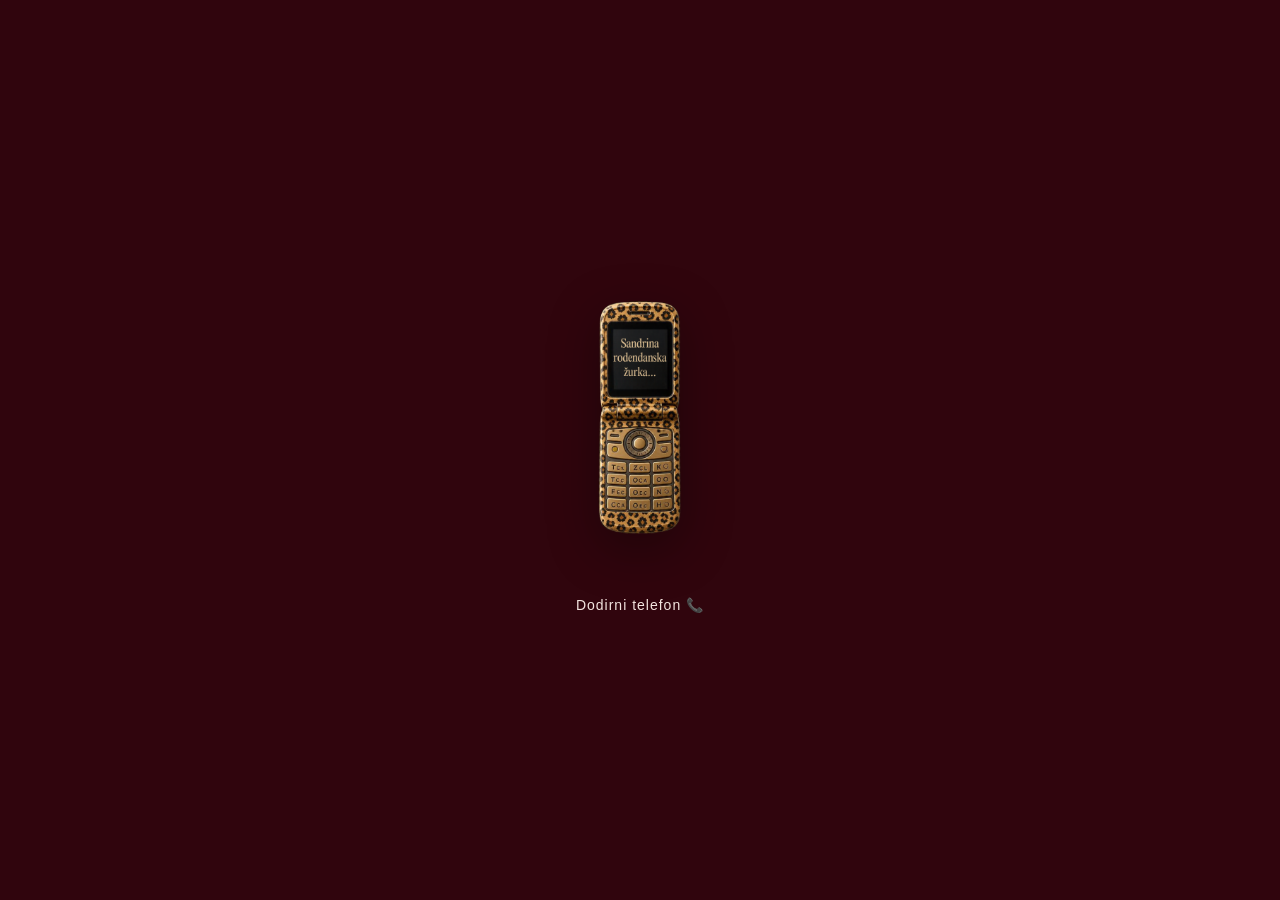
<file: index.html>
<!DOCTYPE html>
<html lang="en">
<head>
    <meta charset="UTF-8">
    <meta name="viewport" content="width=device-width, initial-scale=1.0">

<title>Sandrina rođendanska žurka 🎉</title>

<meta name="description" content="Pozvana si na Sandrinu rođendansku žurku! Spremi se za nezaboravnu noć.">

<meta property="og:title" content="Sandrina rođendanska žurka 🎉">
<meta property="og:description" content="17. oktobar 💋">
<meta property="og:image" content="https://aandreaq.github.io/rodjendanska-pozivnica/img/koktel.png">
<meta property="og:type" content="website">
<meta property="og:url" content="https://aandreaq.github.io/rodjendanska-pozivnica/">



    <link rel="stylesheet" href="style.css">
</head>
<body>
   
<div class="phone-container">
    <img src="img/telefon.png" alt="Telefon koji zvoni" class="phone" id="phone">

    <p id="tap-message">Dodirni telefon 📞</p>

    <a href="main.html" class="answer-btn" id="answerButton" hidden>
        JAVI SE
    </a>
</div>

<audio id="ringtone" src="audio/ringtone.mp3" loop></audio>

 <script src="script.js"></script>   
</body>
</html>
</file>
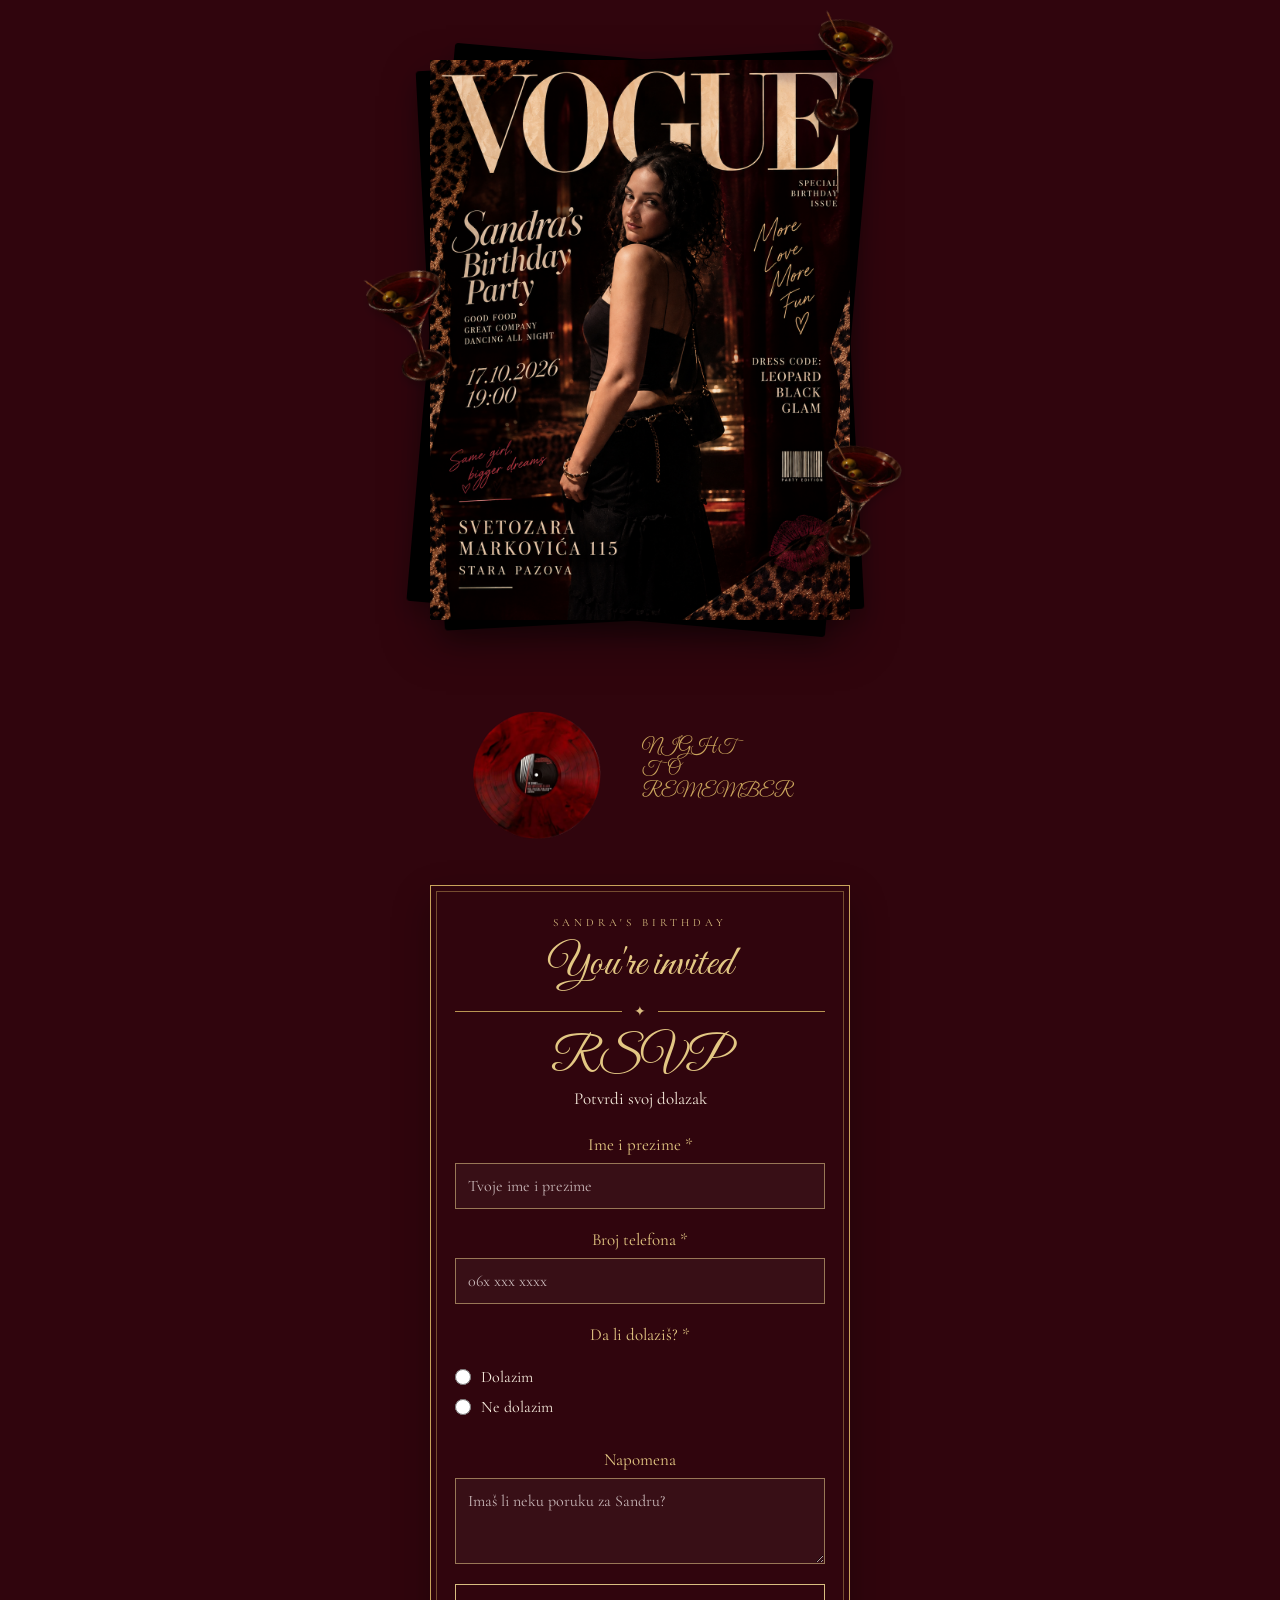
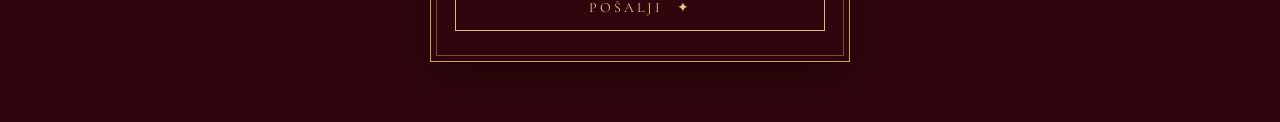
<file: main.html>
<!DOCTYPE html>
<html lang="en">
<head>
    <meta charset="UTF-8">
    <meta name="viewport" content="width=device-width, initial-scale=1.0">
    <title>Document</title>
    <link rel="stylesheet" href="style.css">
    <link href="https://fonts.googleapis.com/css2?family=Cormorant+Garamond:ital,wght@0,400;0,500;1,400&family=Great+Vibes&display=swap" rel="stylesheet">

</head>
<body>
<div class="birthday-content">
  <div class="vouge">
    <div class="paper paper-back"></div>
    <div class="paper paper-middle"></div>

    <img src="img/koktel.png" alt="Koktel" class="cocktail cocktail-top">
  <img src="img/koktel.png" alt="Koktel" class="cocktail cocktail-left">
  <img src="img/koktel.png" alt="Koktel" class="cocktail cocktail-right">

    <div class="vouge-page">
        <img src="img/vouge.png" alt="Sandrina rođendanska naslovnica" class="vouge-photo">
    </div>
</div>

<div class="vinyl-rsvp-row">

    <div class="vinyl">
        <img src="img/vinyl.png" alt="Vinil ploča" class="vinyl-record">
    </div>

    <div class="rsvp-title">
        NIGHT <br>
        TO <br>
        REMEMBER
    </div>

</div>

<div class="rsvp-section">
    <div class="cocktail-menu">
        <p class="menu-eyebrow">SANDRA'S BIRTHDAY</p>
        <h2 class="menu-title">You're invited</h2>

        <div class="menu-divider">
            <span>✦</span>
        </div>

        <p class="menu-heading">RSVP</p>
        <p class="menu-description">Potvrdi svoj dolazak</p>

        <form id="rsvpForm">
            <div class="form-group">
                <label for="fullName">Ime i prezime <span>*</span></label>
                <input
                    type="text"
                    id="fullName"
                    name="fullName"
                    placeholder="Tvoje ime i prezime"
                    autocomplete="name"
                    required
                >
            </div>

            <div class="form-group">
                <label for="phone">Broj telefona <span>*</span></label>
                <input
                    type="tel"
                    id="phone"
                    name="phone"
                    placeholder="06x xxx xxxx"
                    autocomplete="tel"
                    required
                >
            </div>

            <fieldset class="attendance-group">
                <legend>Da li dolaziš? <span>*</span></legend>

                <label class="radio-option">
                    <input
                        type="radio"
                        name="attendance"
                        value="Dolazim"
                        required
                    >
                    <span>Dolazim</span>
                </label>

                <label class="radio-option">
                    <input
                        type="radio"
                        name="attendance"
                        value="Ne dolazim"
                        required
                    >
                    <span>Ne dolazim</span>
                </label>
            </fieldset>

            <div class="form-group">
                <label for="note">Napomena</label>
                <textarea
                    id="note"
                    name="note"
                    rows="3"
                    placeholder="Imaš li neku poruku za Sandru?"
                ></textarea>
            </div>

            <button type="submit" class="send-button">
                POŠALJI
                <span>✦</span>
            </button>
        </form>
    </div>
</div>






</div>
    


























<audio id="madonna" src="audio/madonna.mp3" preload="auto"></audio>
<script src="script.js"></script>    
</body>
</html>
</file>
<file: style.css>
* {
    margin: 0;
    padding: 0;
    box-sizing: border-box;
}

body {
    min-height: 100vh;
    background: #30050d;
    display: flex;
    justify-content: center;
    align-items: center;
    font-family: Arial, sans-serif;
}

body > div {
    display: flex;
    flex-direction: column;
    align-items: center;
    gap: 30px;
}
body:has(.vouge) > div{
    animation: none;
}

.phone {
    width: 260px;
    max-width: 75vw;
    height: auto;
    display: block;
    filter: drop-shadow(0 15px 25px rgba(0, 0, 0, 0.35));
    animation: ringing 0.2s infinite;
}

.answer-btn {
    display: inline-block;
    padding: 15px 45px;
    background: #e5c69b;
    color: black;
    border: 1px solid #e5c69b;
    border-radius: 30px;
    text-decoration: none;
    font-size: 15px;
    font-weight: bold;
    letter-spacing: 3px;
    transition: 0.3s ease;
}

.answer-btn:hover {
    background: transparent;
    color: #e5c69b;
    transform: scale(1.05);
}

@keyframes ringing {
    0%, 100% {
        transform: rotate(0deg) translateX(0);
    }

    25% {
        transform: rotate(-3deg) translateX(-3px);
    }

    50% {
        transform: rotate(0deg) translateX(0);
    }

    75% {
        transform: rotate(3deg) translateX(3px);
    }
}

@media (max-width: 480px) {
    .phone {
        width: 220px;
    }

    body > div {
        gap: 25px;
    }
}

@media (prefers-reduced-motion: reduce) {
    .phone {
        animation: none;
    }
}

.phone {
    position: relative;
    z-index: 2;
}

body > div {
    position: relative;
}

body > div::before,
body > div::after {
    content: ")))";
    position: absolute;
    top: 35%;
    color: #e5c69b;
    font-size: 55px;
    font-weight: 300;
    letter-spacing: -12px;
    opacity: 0;
    animation: vibration-waves 1.2s ease-out infinite;
    pointer-events: none;
}

body > div::before {
    right: calc(100% + 10px);
    transform: rotate(180deg);
}

body > div::after {
    left: calc(100% + 10px);
}
body:has(.vouge) > div::before,
body:has(.vouge) > div::after {
    display: none;
}
@keyframes vibration-waves {
    0% {
        opacity: 0;
        scale: 0.8;
    }

    30% {
        opacity: 1;
    }

    100% {
        opacity: 0;
        scale: 1.3;
    }
}



.vouge {
    position: relative;
    width: min(420px, 85vw);
    margin: 60px auto;
    perspective: 1500px;
}

.cocktail {
    position: absolute;
    width: 75px;
    height: auto;
    z-index: 5;
    pointer-events: none;
    filter: drop-shadow(0 5px 5px rgba(0, 0, 0, 0.2));
}

.cocktail-top {
    top: -55px;
    right: -35px;
    transform: rotate(15deg);
}

.cocktail-left {
    top: 35%;
    left: -55px;
    transform: rotate(-15deg);
}

.cocktail-right {
    bottom: 10%;
    right: -45px;
    transform: rotate(12deg);
}

.paper {
    position: absolute;
    inset: 0;
    background: black;
    border: 1px solid black;
    border-radius: 3px;
    box-shadow: 0 10px 25px rgba(0, 0, 0, 0.25);
}

.paper-back {
    animation: paper-back 1s ease-out both;
}

.paper-middle {
    animation: paper-middle 1s ease-out both;
}

.vouge-page {
    position: relative;
    z-index: 2;
    width: 100%;
    transform-origin: left center;
    animation: magazine-open 1.4s ease-out both;
    box-shadow: 0 20px 45px rgba(0, 0, 0, 0.4);
    margin-top: 0;
}

.vouge-photo {
    display: block;
    width: 100%;
    height: auto;
}

@keyframes paper-back {
    0% {
        transform: rotate(0deg) translateX(50px);
        opacity: 0;
    }

    100% {
        transform: rotate(5deg);
        opacity: 1;
    }
}

@keyframes paper-middle {
    0% {
        transform: rotate(0deg) translateX(-40px);
        opacity: 0;
    }

    100% {
        transform: translateY(0) rotate(-3deg);
        opacity: 1;
    }
}

@keyframes magazine-open {
    0% {
        transform: rotateY(-75deg) translateX(-40px);
        opacity: 0;
    }

    60% {
        opacity: 1;
    }

    100% {
        transform: rotateY(0deg) translateX(0);
        opacity: 1;
    }
}

@media (max-width: 480px) {
    .vouge {
        width: 85vw;
        max-width: 100%;
        margin: 60px auto;
        perspective: none;
    }

    .vouge-page {
        width: 100%;
        min-width: 0;
    }

    .vouge-photo {
        display: block;
        width: 100%;
        height: auto;
        max-width: 100%;
        object-fit: contain;
    }
}

@media (prefers-reduced-motion: reduce) {
    .paper-back,
    .paper-middle,
    .vouge-page {
        animation: none;
    }
}

.birthday-content {
    display: flex;
    flex-direction: column;
    align-items: center;
    width: 100%;
}

.birthday-content .vinyl {
    position: relative;
    width: min(420px, 85vw);
    height: 100px;
    margin: 10px auto 0;
}

.birthday-content .vinyl-record {
    position: absolute;
    top: -45px;
    left: -20px;
    width: 140px;
    max-width: 40vw;
    height: auto;
    animation: spin-vinyl 4s linear infinite;
}

@keyframes spin-vinyl {
    from {
        transform: rotate(0deg);
    }

    to {
        transform: rotate(360deg);
    }
}

.vinyl-rsvp-row {
    display: flex;
    align-items: center;
    justify-content: center;
    gap: 15px;
    width: min(420px, 85vw);
    margin: 10px auto 0;
}

.vinyl-rsvp-row .vinyl {
    position: relative;
    width: 140px;
    height: 100px;
    flex-shrink: 0;
    margin: 0;
}

.vinyl-rsvp-row .vinyl-record {
    position: absolute;
    top: -15px;
    left: -20px;
    width: 140px;
    max-width: none;
    height: auto;
    animation: spin-vinyl 4s linear infinite;
}

.rsvp-title {
    font-family: "Great Vibes", cursive;
    font-size: 18px;
    color: #c9a45c;
    margin: 0;
}

.rsvp-section {
    width: min(420px, 88vw);
    margin: 35px auto 60px;
    color: #f5eadb;
    text-align: center;
}

.cocktail-menu {
    position: relative;
    padding: 30px 24px;
    background: #30050d;
    border: 1px solid #c9a45c;
    outline: 1px solid rgba(201, 164, 92, 0.45);
    outline-offset: -7px;
    box-shadow: 0 15px 35px rgba(0, 0, 0, 0.3);
}

.menu-eyebrow {
    text-align: center;
    color: #d9bd80;
    font-family: "Cormorant Garamond", serif;
    font-size: 11px;
    letter-spacing: 4px;
    margin: 0;
}

.menu-title {
    text-align: center;
    font-family: "Great Vibes", cursive;
    color: #e3c783;
    font-size: 43px;
    font-weight: 400;
    margin: 8px 0;
}

.menu-divider {
    display: flex;
    align-items: center;
    gap: 12px;
    color: #d9bd80;
    margin: 12px 0;
}

.menu-divider::before,
.menu-divider::after {
    content: "";
    flex: 1;
    height: 1px;
    background: #b99552;
}

.menu-divider span {
    font-size: 14px;
}

.menu-heading {
    text-align: center;
    font-family: "Great Vibes", cursive;
    color: #e3c783;
    font-size: 46px;
    margin: 0;
}

.menu-description {
    text-align: center;
    font-family: "Cormorant Garamond", serif;
    font-size: 17px;
    margin: 0 0 25px;
}

.form-group {
    display: flex;
    flex-direction: column;
    gap: 8px;
    margin-bottom: 20px;
}

.form-group label,
.attendance-group legend {
    color: #e3c783;
    font-family: "Cormorant Garamond", serif;
    font-size: 17px;
}

.form-group label span,
.attendance-group legend span {
    color: #e3c783;
}

.form-group input,
.form-group textarea {
    width: 100%;
    box-sizing: border-box;
    padding: 12px;
    border: 1px solid rgba(217, 189, 128, 0.6);
    border-radius: 0;
    background: rgba(255, 255, 255, 0.04);
    color: #fff5e6;
    font-family: "Cormorant Garamond", serif;
    font-size: 16px;
    outline: none;
}

.form-group input:focus,
.form-group textarea:focus {
    border-color: #e3c783;
}

.form-group input::placeholder,
.form-group textarea::placeholder {
    color: #c8b6b7;
}

.form-group textarea {
    resize: vertical;
}

.attendance-group {
    border: 0;
    padding: 0;
    margin: 0 0 22px;
}

.attendance-group legend {
    margin-bottom: 12px;
}

.radio-option {
    display: flex;
    align-items: center;
    gap: 10px;
    margin: 10px 0;
    font-family: "Cormorant Garamond", serif;
    font-size: 16px;
    cursor: pointer;
}

.radio-option input {
    accent-color: #d4b36c;
    width: 16px;
    height: 16px;
}

.send-button {
    display: block;
    width: 100%;
    padding: 14px;
    margin-top: 8px;
    border: 1px solid #d9bd80;
    background: transparent;
    color: #e3c783;
    font-family: "Cormorant Garamond", serif;
    font-size: 14px;
    letter-spacing: 3px;
    cursor: pointer;
    transition: background 0.3s, color 0.3s;
}

.send-button span {
    margin-left: 8px;
}

.send-button:hover {
    background: #d9bd80;
    color: #4a1728;
}

.rsvp-success {
    padding: 55px 15px;
    text-align: center;
    color: #e3c783;
    font-family: "Great Vibes", cursive;
    font-size: clamp(34px, 9vw, 48px);
    line-height: 1.3;
    animation: success-appear 0.8s ease both;
}

.rsvp-success .success-star {
    display: block;
    font-family: "Cormorant Garamond", serif;
    font-size: 20px;
    margin-bottom: 15px;
}

@keyframes success-appear {
    from {
        opacity: 0;
        transform: translateY(12px);
    }

    to {
        opacity: 1;
        transform: translateY(0);
    }
}

@media (max-width: 480px) {
    .birthday-content {
        width: 100%;
        padding: 0 12px;
        box-sizing: border-box;
    }

    .vinyl-rsvp-row {
        width: 100%;
        max-width: 340px;
        gap: 8px;
        margin: 5px auto 0;
        justify-content: center;
    }

    .vinyl-rsvp-row .vinyl {
        width: 115px;
        height: 85px;
        flex-shrink: 0;
    }

    .vinyl-rsvp-row .vinyl-record {
        width: 110px;
        max-width: none;
        top: -8px;
        left: -5px;
    }

    .rsvp-title {
        font-size: clamp(25px, 7vw, 34px);
        text-align: center;
        line-height: 1.2;
    }

    .rsvp-section {
        width: 100%;
        max-width: 360px;
        margin: 20px auto 40px;
        box-sizing: border-box;
    }

    .cocktail-menu {
        padding: 28px 20px;
        box-sizing: border-box;
    }

    .menu-eyebrow {
        font-size: 10px;
        letter-spacing: 3px;
    }

    .menu-title {
        font-size: 38px;
    }

    .menu-heading {
        font-size: 42px;
    }

    .menu-description {
        font-size: 16px;
        margin-bottom: 22px;
    }

    .form-group {
        gap: 7px;
        margin-bottom: 18px;
    }

    .form-group label,
    .attendance-group legend {
        font-size: 16px;
    }

    .form-group input,
    .form-group textarea {
        padding: 11px;
        font-size: 16px;
    }

    .attendance-group {
        margin-bottom: 20px;
    }

    .radio-option {
        gap: 9px;
        font-size: 16px;
    }

    .send-button {
        padding: 13px;
        font-size: 13px;
    }

    .rsvp-success {
        padding: 45px 10px;
        font-size: clamp(32px, 9vw, 42px);
    }
}

@media (max-width: 360px) {
    .vinyl-rsvp-row {
        gap: 2px;
    }

    .vinyl-rsvp-row .vinyl {
        width: 100px;
    }

    .vinyl-rsvp-row .vinyl-record {
        width: 100px;
    }

    .rsvp-title {
        font-size: 25px;
    }

    .cocktail-menu {
        padding: 25px 16px;
    }
}


.phone-container {
    display: flex;
    flex-direction: column;
    align-items: center;
}

.phone {
    cursor: pointer;
    animation: phone-vibrate 0.3s infinite;
}

#tap-message {
    color: #f3e4df;
    font-size: 14px;
    letter-spacing: 1px;
    margin-top: 20px;
    animation: message-pulse 1.5s infinite;
}

.answer-btn[hidden] {
    display: none;
}

.answer-btn {
    margin-top: 20px;
    animation: button-appear 0.6s ease forwards;
}

@keyframes message-pulse {
    0%, 100% {
        opacity: 0.55;
    }
    50% {
        opacity: 1;
    }
}

@keyframes button-appear {
    from {
        opacity: 0;
        transform: translateY(12px);
    }
    to {
        opacity: 1;
        transform: translateY(0);
    }
}
</file>
